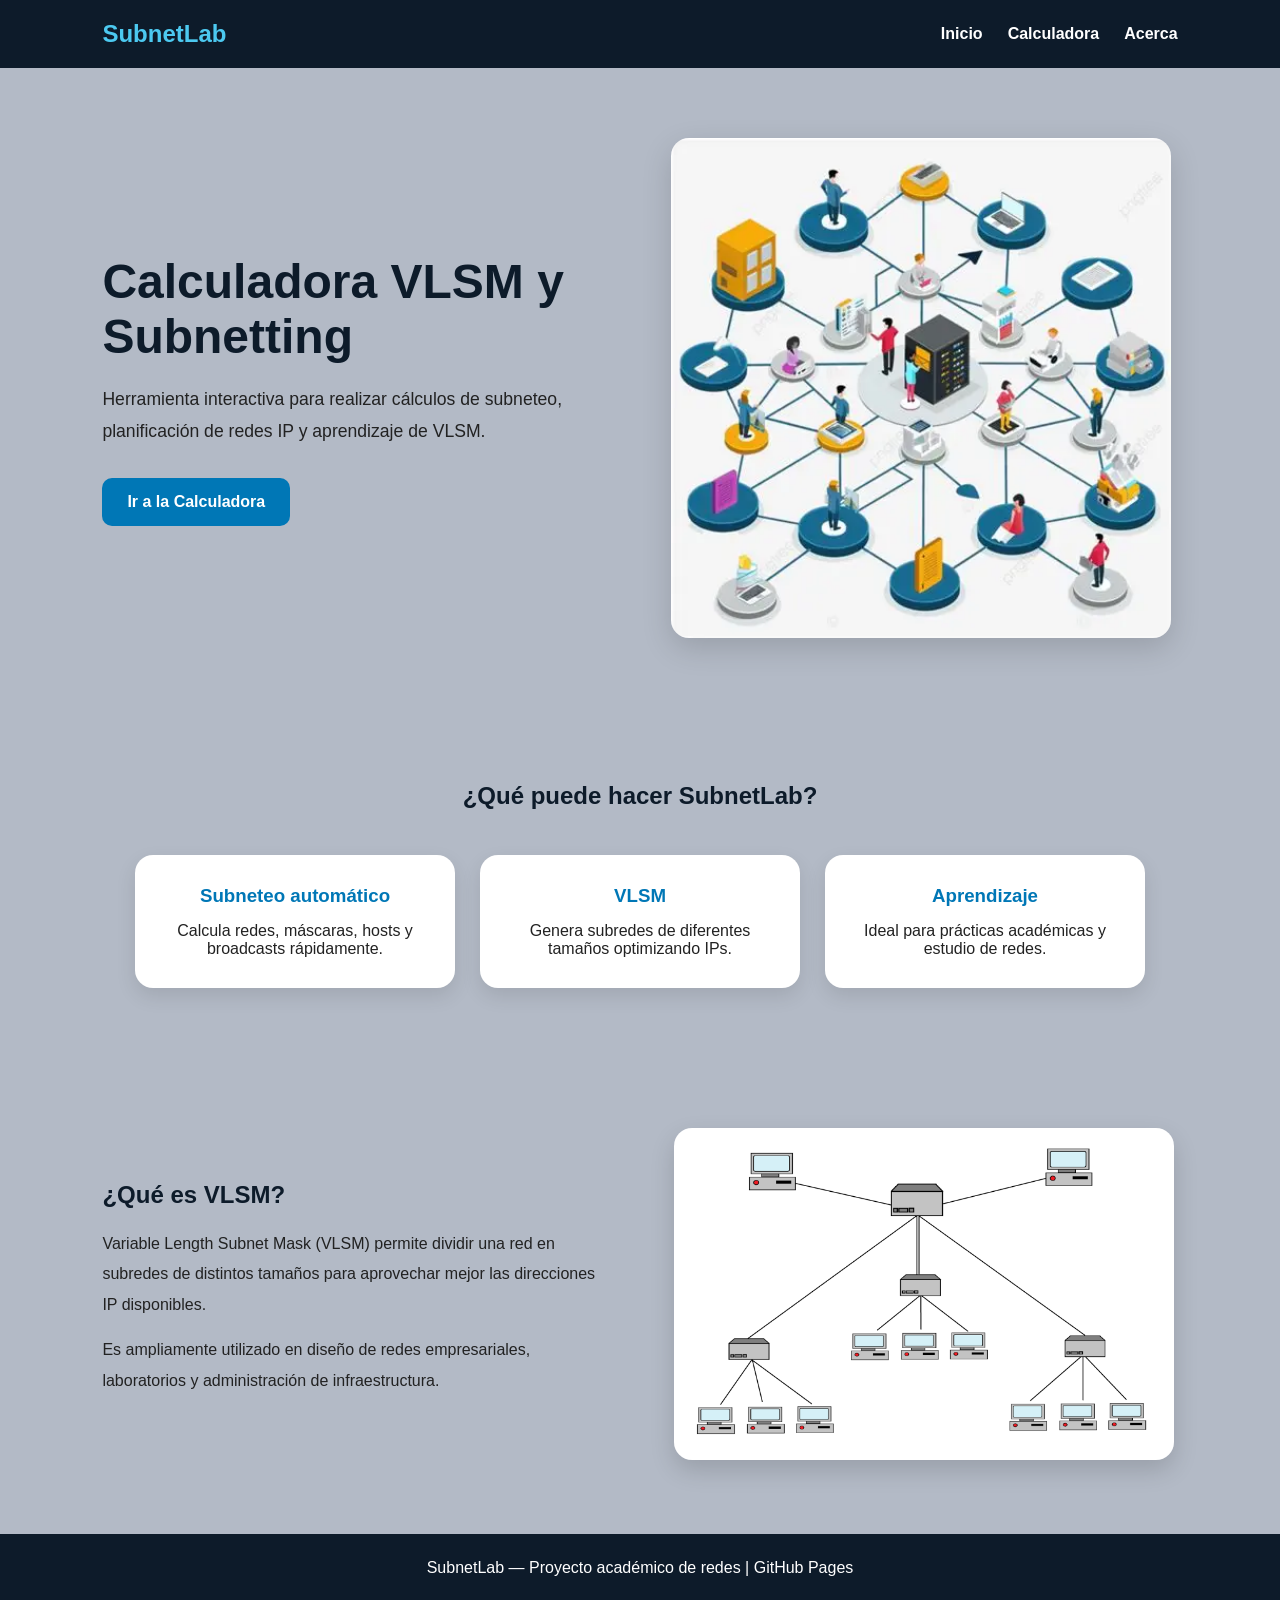
<file: index.html>
<!DOCTYPE html>
<html lang="es">

<head>
    <meta charset="UTF-8">
    <meta name="viewport" content="width=device-width, initial-scale=1.0">
    <title>SubnetLab | Inicio</title>

    <link rel="stylesheet" href="styles/inicio.css">
</head>

<body>

    <header>

        <nav class="navbar">

            <h2>SubnetLab</h2>

            <ul>

                <li><a href="index.html">Inicio</a></li>

                <li><a href="html/calculadora.html">Calculadora</a></li>

                <li><a href="html/acerca.html">Acerca</a></li>

            </ul>

        </nav>

    </header>

    <main>

        <section class="hero">

            <div class="hero-text">

                <h1>Calculadora VLSM y Subnetting</h1>

                <p>
                    Herramienta interactiva para realizar cálculos de subneteo,
                    planificación de redes IP y aprendizaje de VLSM.
                </p>

                <a href="html/calculadora.html" class="btn">
                    Ir a la Calculadora
                </a>

            </div>

            <div class="hero-img">

                <img src="assets/redes.png" alt="Redes">

            </div>

        </section>

        <section class="features">

            <h2>¿Qué puede hacer SubnetLab?</h2>

            <div class="cards">

                <div class="card">

                    <h3>Subneteo automático</h3>

                    <p>
                        Calcula redes, máscaras, hosts y broadcasts rápidamente.
                    </p>

                </div>

                <div class="card">

                    <h3>VLSM</h3>

                    <p>
                        Genera subredes de diferentes tamaños optimizando IPs.
                    </p>

                </div>

                <div class="card">

                    <h3>Aprendizaje</h3>

                    <p>
                        Ideal para prácticas académicas y estudio de redes.
                    </p>

                </div>

            </div>

        </section>

        <section class="about-vlsm">

            <div class="about-text">

                <h2>¿Qué es VLSM?</h2>

                <p>

                    Variable Length Subnet Mask (VLSM) permite dividir una red
                    en subredes de distintos tamaños para aprovechar mejor
                    las direcciones IP disponibles.

                </p>

                <p>

                    Es ampliamente utilizado en diseño de redes empresariales,
                    laboratorios y administración de infraestructura.

                </p>

            </div>

            <div class="about-img">

                <img src="assets/subnetting.png" alt="Subnetting">

            </div>

        </section>

    </main>

    <footer>

        <p>

            SubnetLab — Proyecto académico de redes |
            GitHub Pages

        </p>

    </footer>

</body>

</html>
</file>
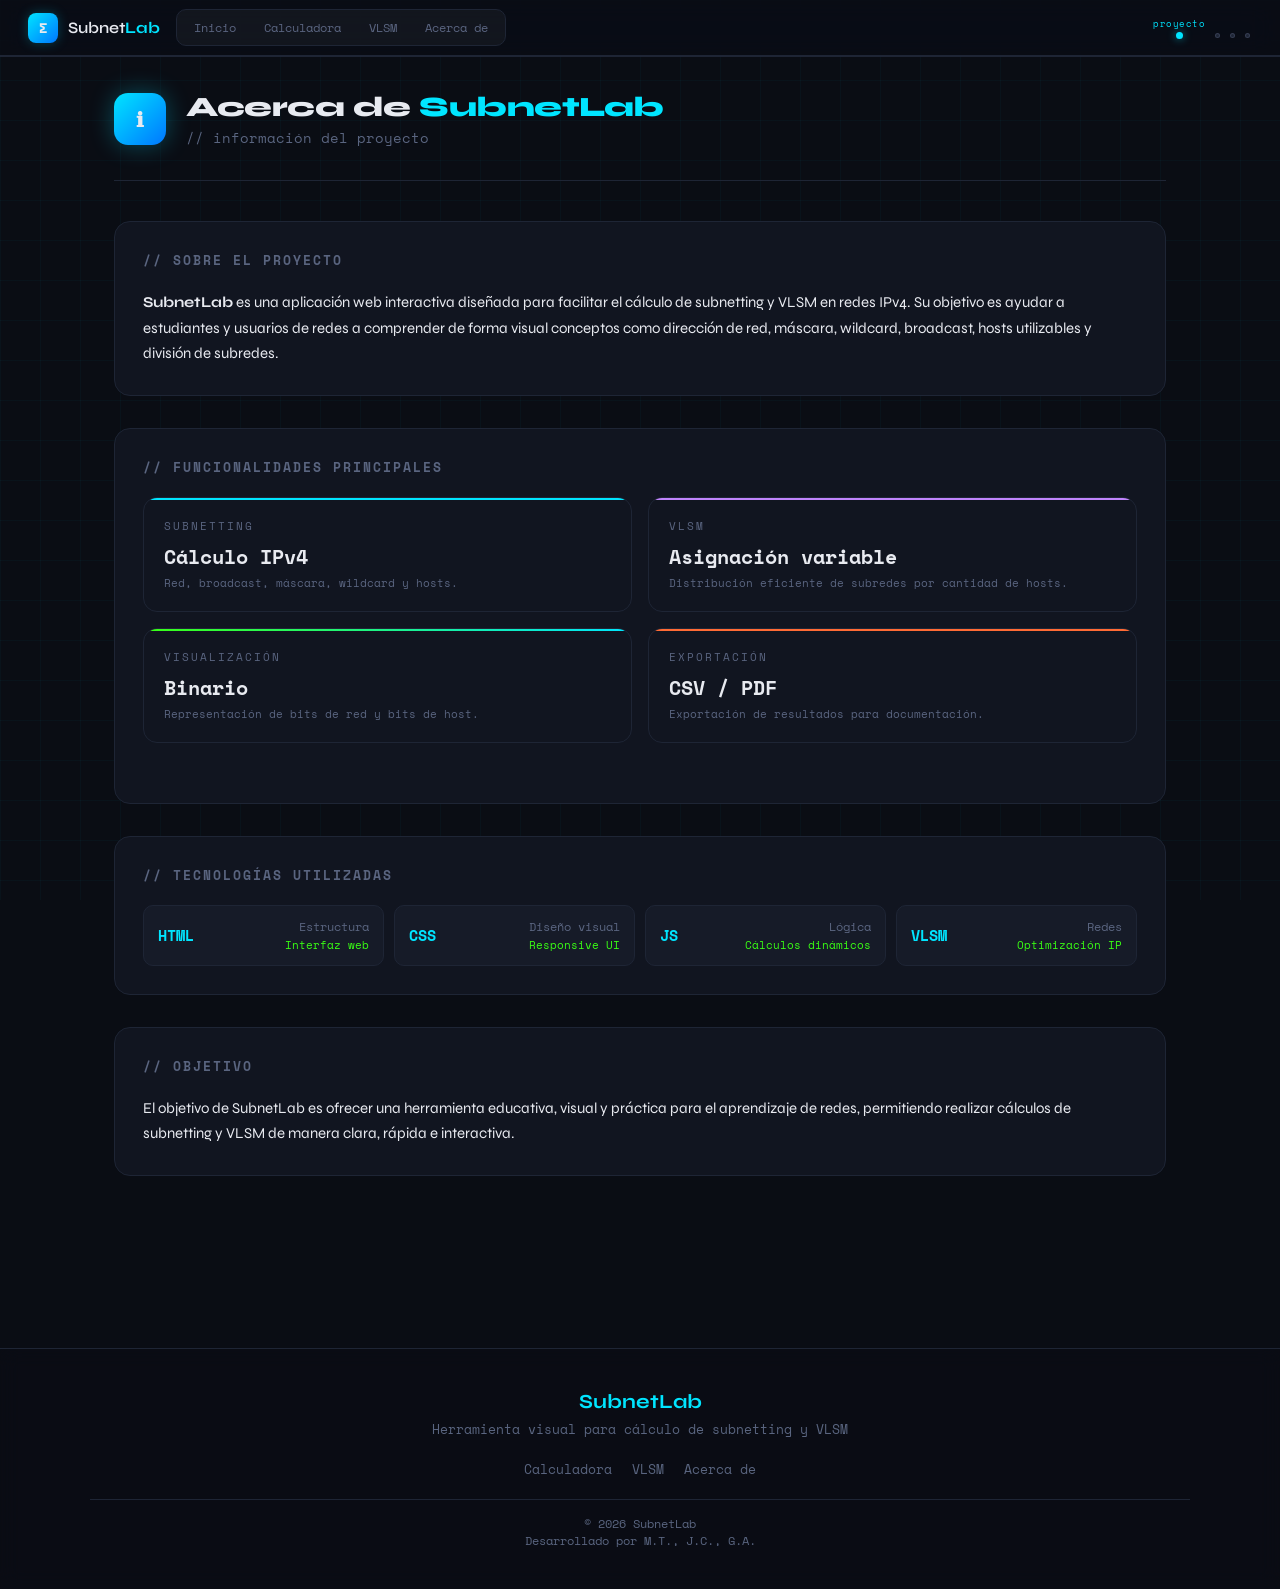
<file: html/acerca.html>
<!DOCTYPE html>
<html lang="es">

<head>
  <meta charset="UTF-8">
  <meta name="viewport" content="width=device-width, initial-scale=1.0">

  <title>Acerca de — SubnetLab</title>

  <link href="https://fonts.googleapis.com/css2?family=Space+Mono:wght@400;700&family=Syne:wght@400;600;800&display=swap" rel="stylesheet">

  <link rel="stylesheet" href="../styles/styles.css">
</head>

<body>

  <div id="nav-placeholder"></div>

  <div class="container">

    <header id="inicio">
      <div class="logo-badge">ℹ</div>

      <div class="header-text">
        <h1>Acerca de <span>SubnetLab</span></h1>
        <p>// información del proyecto</p>
      </div>
    </header>

    <section class="input-panel" data-section="proyecto">
      <h2>// Sobre el proyecto</h2>

      <p style="line-height:1.7; color:var(--text); font-size:15px;">
        <strong>SubnetLab</strong> es una aplicación web interactiva diseñada para facilitar el cálculo de subnetting y VLSM en redes IPv4. 
        Su objetivo es ayudar a estudiantes y usuarios de redes a comprender de forma visual conceptos como dirección de red, máscara, wildcard, broadcast, hosts utilizables y división de subredes.
      </p>
    </section>

    <section class="input-panel" data-section="funciones">
      <h2>// Funcionalidades principales</h2>

      <div class="results-grid">

        <div class="result-card visible card-network">
          <div class="card-label">Subnetting</div>
          <div class="card-value">Cálculo IPv4</div>
          <div class="card-sub">Red, broadcast, máscara, wildcard y hosts.</div>
        </div>

        <div class="result-card visible card-wildcard">
          <div class="card-label">VLSM</div>
          <div class="card-value">Asignación variable</div>
          <div class="card-sub">Distribución eficiente de subredes por cantidad de hosts.</div>
        </div>

        <div class="result-card visible card-hosts">
          <div class="card-label">Visualización</div>
          <div class="card-value">Binario</div>
          <div class="card-sub">Representación de bits de red y bits de host.</div>
        </div>

        <div class="result-card visible card-cidr">
          <div class="card-label">Exportación</div>
          <div class="card-value">CSV / PDF</div>
          <div class="card-sub">Exportación de resultados para documentación.</div>
        </div>

      </div>
    </section>

    <section class="input-panel" data-section="tecnologias">
      <h2>// Tecnologías utilizadas</h2>

      <div class="cheat-grid">

        <div class="cheat-item">
          <div class="cheat-cidr">HTML</div>
          <div class="cheat-right">
            <div class="cheat-mask">Estructura</div>
            <div class="cheat-hosts">Interfaz web</div>
          </div>
        </div>

        <div class="cheat-item">
          <div class="cheat-cidr">CSS</div>
          <div class="cheat-right">
            <div class="cheat-mask">Diseño visual</div>
            <div class="cheat-hosts">Responsive UI</div>
          </div>
        </div>

        <div class="cheat-item">
          <div class="cheat-cidr">JS</div>
          <div class="cheat-right">
            <div class="cheat-mask">Lógica</div>
            <div class="cheat-hosts">Cálculos dinámicos</div>
          </div>
        </div>

        <div class="cheat-item">
          <div class="cheat-cidr">VLSM</div>
          <div class="cheat-right">
            <div class="cheat-mask">Redes</div>
            <div class="cheat-hosts">Optimización IP</div>
          </div>
        </div>

      </div>
    </section>

    <section class="input-panel" data-section="objetivo">
      <h2>// Objetivo</h2>

      <p style="line-height:1.7; color:var(--text); font-size:15px;">
        El objetivo de SubnetLab es ofrecer una herramienta educativa, visual y práctica para el aprendizaje de redes, permitiendo realizar cálculos de subnetting y VLSM de manera clara, rápida e interactiva.
      </p>
    </section>

  </div>

  <footer class="footer">
    <div class="footer-content">

      <div class="footer-top">
        <h3>SubnetLab</h3>
        <p>Herramienta visual para cálculo de subnetting y VLSM</p>
      </div>

      <div class="footer-links">
        <a href="../index.html">Calculadora</a>
        <a href="vlsm.html">VLSM</a>
        <a href="acerca.html">Acerca de</a>
      </div>

      <div class="footer-bottom">
        <p>© <span id="year"></span> SubnetLab</p>
        <p>Desarrollado por M.T., J.C., G.A.</p>
      </div>

    </div>
  </footer>

  <script src="../javascript/navbar.js"></script>
  <script>
    document.getElementById('year').textContent = new Date().getFullYear();
  </script>

</body>

</html>
</file>
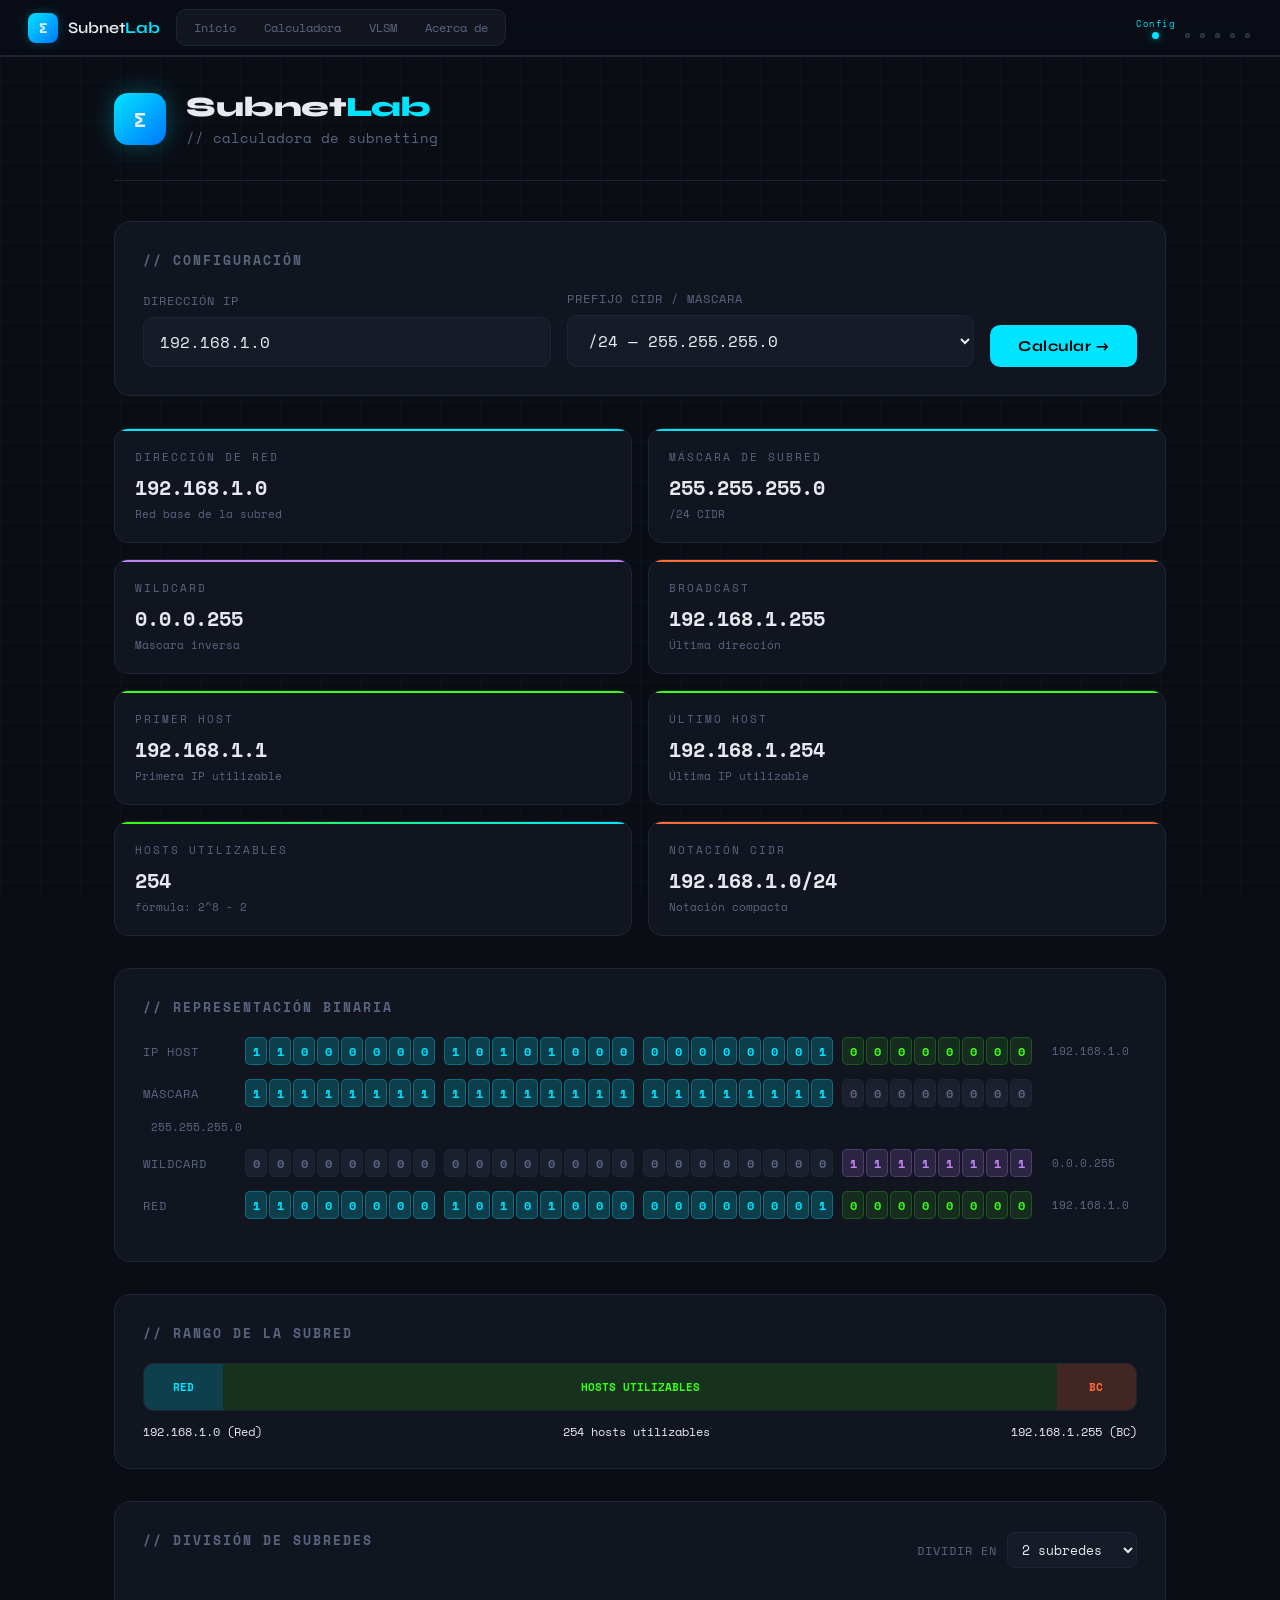
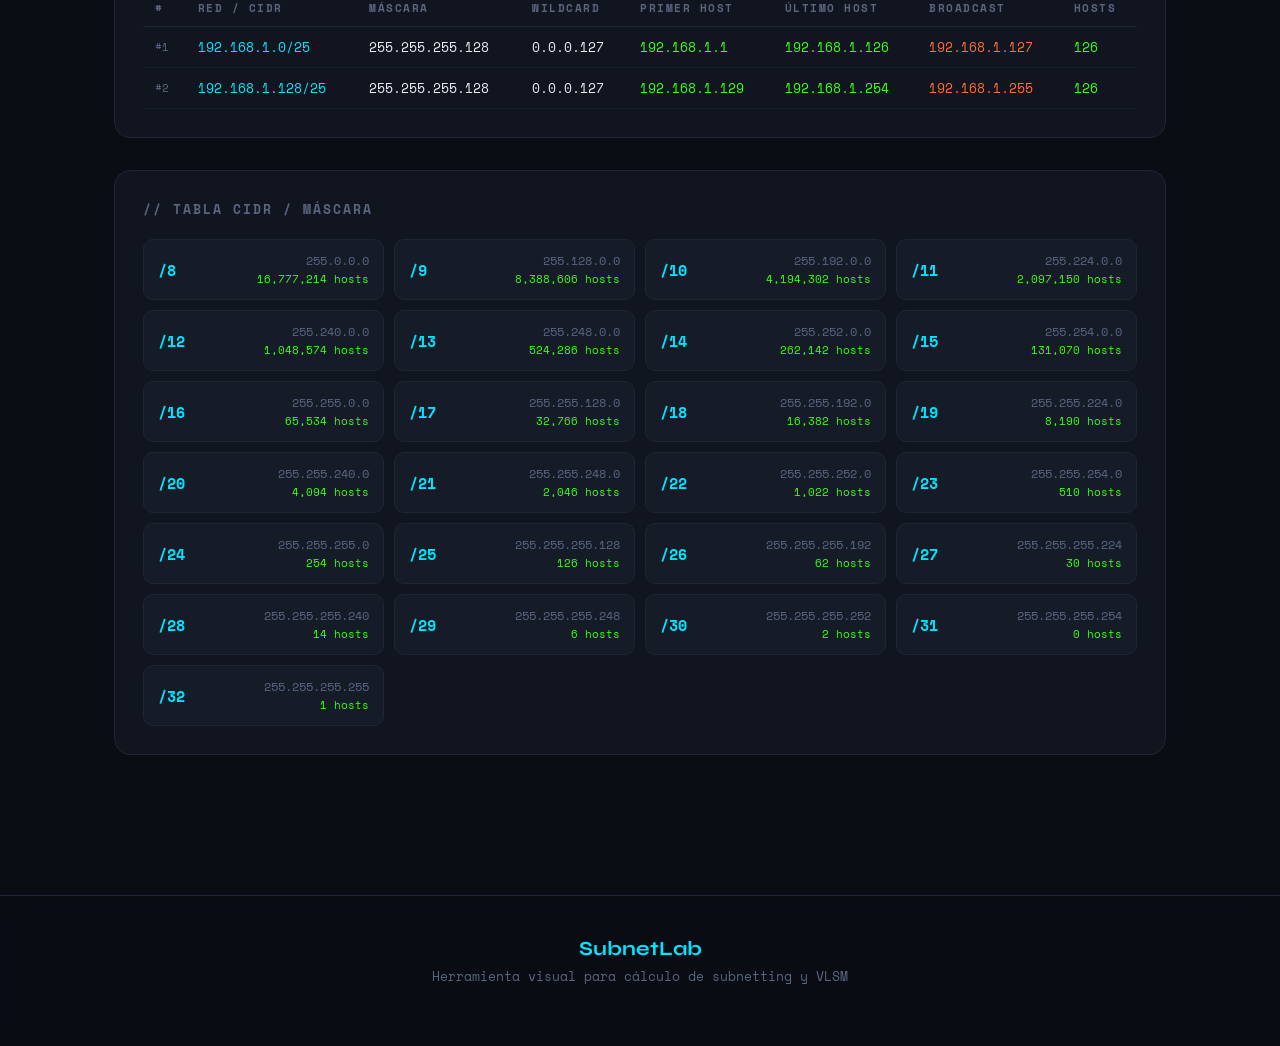
<file: html/calculadora.html>
<!DOCTYPE html>
<html lang="es">

<head>
    <meta charset="UTF-8">
    <meta name="viewport" content="width=device-width, initial-scale=1.0">

    <title>SubnetLab — Calculadora de Subnetting</title>

    <link
        href="https://fonts.googleapis.com/css2?family=Space+Mono:wght@400;700&family=Syne:wght@400;600;800&display=swap"
        rel="stylesheet">

    <link rel="stylesheet" href="../styles/styles.css">

</head>

<body>

    <div id="nav-placeholder"></div>

    <div class="container">

        <header id="inicio">

            <div class="logo-badge">∑</div>

            <div class="header-text">
                <h1>Subnet<span>Lab</span></h1>
                <p>// calculadora de subnetting</p>
            </div>

        </header>

        <div class="input-panel" data-section="config">

            <h2>// Configuración</h2>

            <div class="input-row">

                <div class="field">
                    <label>Dirección IP</label>
                    <input type="text" id="ipInput" placeholder="192.168.1.0" maxlength="15">
                </div>

                <div class="field">
                    <label>Prefijo CIDR / Máscara</label>

                    <select id="cidrSelect">

                        <option value="24" selected>/24 — 255.255.255.0</option>
                        <option value="25">/25 — 255.255.255.128</option>
                        <option value="26">/26 — 255.255.255.192</option>
                        <option value="27">/27 — 255.255.255.224</option>
                        <option value="28">/28 — 255.255.255.240</option>
                        <option value="29">/29 — 255.255.255.248</option>
                        <option value="30">/30 — 255.255.255.252</option>
                        <option value="31">/31 — 255.255.255.254</option>
                        <option value="32">/32 — 255.255.255.255</option>

                    </select>

                </div>

                <button class="calc-btn" onclick="calculate()">
                    Calcular →
                </button>

            </div>

            <div class="error-msg" id="errorMsg">
                ⚠ IP inválida.
            </div>

        </div>

        <div class="results-grid" id="resultsGrid" data-section="resultados"></div>

        <div class="binary-section" id="binarySection" data-section="binario">

            <h2>// Representación Binaria</h2>

            <div id="binaryRows"></div>

        </div>

        <div class="range-section" id="rangeSection" data-section="rango">

            <h2>// Rango de la Subred</h2>

            <div class="range-bar">

                <div class="range-seg seg-network">
                    RED
                </div>

                <div class="range-seg seg-hosts">
                    HOSTS UTILIZABLES
                </div>

                <div class="range-seg seg-broadcast">
                    BC
                </div>

            </div>

            <div class="range-labels">

                <span id="labelNet"></span>

                <span id="labelHosts"></span>

                <span id="labelBc"></span>

            </div>

        </div>

        <div class="subnets-section" id="subnetsSection" data-section="division">

            <div class="subnets-header">

                <h2>// División de Subredes</h2>

                <div class="split-controls">

                    <label>Dividir en</label>

                    <select id="splitSelect" onchange="renderSplitTable()">

                        <option value="2">2 subredes</option>
                        <option value="4">4 subredes</option>
                        <option value="8">8 subredes</option>
                        <option value="16">16 subredes</option>

                    </select>

                </div>

            </div>

            <div id="subnetsTableWrapper"></div>

        </div>

        <div class="cheatsheet" data-section="referencia">

            <h2>// Tabla CIDR / Máscara</h2>

            <div class="cheat-grid" id="cheatGrid"></div>

        </div>

    </div>

    <footer class="footer">

        <div class="footer-content">

            <div class="footer-top">

                <h3>SubnetLab</h3>

                <p>Herramienta visual para cálculo de subnetting y VLSM</p>

            </div>

        </div>

    </footer>

    <script src="../javascript/navbar.js"></script>
    <script src="../javascript/script.js"></script>

</body>

</html>
</file>
<file: styles/inicio.css>
*{
    margin:0;
    padding:0;
    box-sizing:border-box;
    font-family:Arial, Helvetica, sans-serif;
}

body{
    background:#b3bac6;
    color:#222;
}

/* NAVBAR */

.navbar{

    display:flex;
    justify-content:space-between;
    align-items:center;

    background:#0d1b2a;
    color:white;

    padding:20px 8%;
}

.navbar h2{
    color:#4cc9f0;
}

.navbar ul{

    display:flex;
    gap:25px;

    list-style:none;
}

.navbar a{

    color:white;
    text-decoration:none;

    font-weight:bold;

    transition:.3s;
}

.navbar a:hover{

    color:#4cc9f0;
}

/* HERO */

.hero{

    display:flex;

    justify-content:space-between;
    align-items:center;

    gap:50px;

    padding:70px 8%;
}

.hero-text{

    flex:1;
}

.hero-text h1{

    font-size:3rem;

    color:#0d1b2a;

    margin-bottom:20px;
}

.hero-text p{

    font-size:1.1rem;

    line-height:1.8;

    margin-bottom:30px;
}

.btn{

    display:inline-block;

    background:#0077b6;
    color:white;

    text-decoration:none;

    padding:15px 25px;

    border-radius:10px;

    font-weight:bold;

    transition:.3s;
}

.btn:hover{

    background:#023e8a;
}

.hero-img{

    flex:1;
    text-align:center;
}

.hero-img img{

    width:100%;
    max-width:500px;

    border-radius:18px;

    box-shadow:0 10px 30px rgba(0,0,0,.15);
}

/* FEATURES */

.features{

    padding:70px 8%;

    text-align:center;
}

.features h2{

    color:#0d1b2a;

    margin-bottom:45px;
}

.cards{

    display:flex;
    gap:25px;
    flex-wrap:wrap;
    justify-content:center;
}

.card{

    background:white;

    width:320px;

    padding:30px;

    border-radius:18px;

    box-shadow:0 8px 20px rgba(0,0,0,.10);

    transition:.3s;
}

.card:hover{

    transform:translateY(-10px);
}

.card h3{

    color:#0077b6;

    margin-bottom:15px;
}

/* ABOUT VLSM */

.about-vlsm{

    display:flex;

    align-items:center;

    justify-content:space-between;

    gap:60px;

    padding:70px 8%;
}

.about-text{

    flex:1;
}

.about-text h2{

    color:#0d1b2a;

    margin-bottom:20px;
}

.about-text p{

    line-height:1.9;

    margin-bottom:15px;
}

.about-img{

    flex:1;
    text-align:center;
}

.about-img img{

    width:100%;
    max-width:500px;

    border-radius:18px;

    box-shadow:0 10px 25px rgba(0,0,0,.15);
}

/* FOOTER */

footer{

    background:#0d1b2a;

    color:white;

    text-align:center;

    padding:25px;
}

/* RESPONSIVE */

@media(max-width:900px){

    .hero,
    .about-vlsm{

        flex-direction:column;
        text-align:center;
    }

    .navbar{

        flex-direction:column;
        gap:20px;
    }

}
</file>
<file: styles/styles.css>
:root {
    --bg: #0a0d14;
    --surface: #111520;
    --surface2: #161b28;
    --border: #1e2535;
    --accent: #00e5ff;
    --accent2: #ff6b35;
    --accent3: #39ff14;
    --text: #e8eaf0;
    --muted: #5a6580;
    --network: #00e5ff;
    --host: #39ff14;
    --broadcast: #ff6b35;
    --wildcard: #c084fc;
}

* {
    margin: 0;
    padding: 0;
    box-sizing: border-box;
}

body {
    background: var(--bg);
    padding-top: 50px;
    color: var(--text);
    font-family: 'Syne', sans-serif;
    min-height: 100vh;
    overflow-x: hidden;
}

body::before {
    content: '';
    position: fixed;
    inset: 0;
    background-image:
        linear-gradient(rgba(0, 229, 255, 0.03) 1px, transparent 1px),
        linear-gradient(90deg, rgba(0, 229, 255, 0.03) 1px, transparent 1px);
    background-size: 40px 40px;
    pointer-events: none;
    z-index: 0;
}

.container {
    position: relative;
    z-index: 1;
    max-width: 1100px;
    margin: 0 auto;
    padding: 0 24px 80px;
}

header {
    padding: 40px 0 32px;
    border-bottom: 1px solid var(--border);
    margin-bottom: 40px;
    display: flex;
    align-items: center;
    gap: 20px;
}

[data-section],
header {
    scroll-margin-top: 70px;
}

.logo-badge {
    width: 52px;
    height: 52px;
    background: linear-gradient(135deg, var(--accent), #0077ff);
    border-radius: 14px;
    display: flex;
    align-items: center;
    justify-content: center;
    font-family: 'Space Mono', monospace;
    font-size: 20px;
    font-weight: 700;
    flex-shrink: 0;
    box-shadow: 0 0 24px rgba(0, 229, 255, 0.3);
}

.header-text h1 {
    font-size: 28px;
    font-weight: 800;
    letter-spacing: -0.5px;
}

.header-text h1 span {
    color: var(--accent);
}

.header-text p {
    color: var(--muted);
    font-size: 14px;
    margin-top: 3px;
    font-family: 'Space Mono', monospace;
}

.input-panel h2,
.binary-section h2,
.range-section h2,
.subnets-section h2,
.cheatsheet h2 {
    font-size: 13px;
    letter-spacing: 2px;
    text-transform: uppercase;
    color: var(--muted);
    margin-bottom: 20px;
    font-family: 'Space Mono', monospace;
}

.input-panel {
    background: var(--surface);
    border: 1px solid var(--border);
    border-radius: 16px;
    padding: 28px;
    margin-bottom: 32px;
}

.input-row {
    display: grid;
    grid-template-columns: 1fr 1fr auto;
    gap: 16px;
    align-items: end;
}

.field label {
    display: block;
    font-size: 12px;
    color: var(--muted);
    margin-bottom: 8px;
    letter-spacing: 1px;
    text-transform: uppercase;
    font-family: 'Space Mono', monospace;
}

.field input,
.field select {
    width: 100%;
    background: var(--surface2);
    border: 1px solid var(--border);
    border-radius: 10px;
    color: var(--text);
    font-family: 'Space Mono', monospace;
    font-size: 16px;
    padding: 12px 16px;
    outline: none;
    transition: border-color 0.2s, box-shadow 0.2s;
}

.field input:focus,
.field select:focus {
    border-color: var(--accent);
    box-shadow: 0 0 0 3px rgba(0, 229, 255, 0.1);
}

.field input::placeholder {
    color: var(--muted);
}

.field select option {
    background: var(--surface2);
}

.calc-btn {
    background: var(--accent);
    color: #000;
    border: none;
    border-radius: 10px;
    padding: 12px 28px;
    font-family: 'Syne', sans-serif;
    font-size: 15px;
    font-weight: 700;
    cursor: pointer;
    transition: transform 0.15s, box-shadow 0.15s;
    white-space: nowrap;
    letter-spacing: 0.5px;
}

.calc-btn:hover {
    transform: translateY(-2px);
    box-shadow: 0 8px 24px rgba(0, 229, 255, 0.35);
}

.calc-btn:active {
    transform: translateY(0);
}

.error-msg {
    margin-top: 14px;
    color: var(--accent2);
    font-family: 'Space Mono', monospace;
    font-size: 13px;
    display: none;
}

.results-grid {
    display: grid;
    grid-template-columns: repeat(2, 1fr);
    gap: 16px;
    margin-bottom: 32px;
}

.result-card {
    background: var(--surface);
    border: 1px solid var(--border);
    border-radius: 14px;
    padding: 20px;
    position: relative;
    overflow: hidden;
    opacity: 0;
    transform: translateY(16px);
    transition: opacity 0.4s, transform 0.4s;
}

.result-card.visible {
    opacity: 1;
    transform: translateY(0);
}

.result-card::before {
    content: '';
    position: absolute;
    top: 0;
    left: 0;
    right: 0;
    height: 2px;
}

.card-network::before {
    background: var(--network);
}

.card-mask::before {
    background: var(--accent);
}

.card-wildcard::before {
    background: var(--wildcard);
}

.card-broadcast::before {
    background: var(--broadcast);
}

.card-first::before {
    background: var(--host);
}

.card-last::before {
    background: var(--host);
}

.card-hosts::before {
    background: linear-gradient(90deg, var(--host), var(--accent));
}

.card-cidr::before {
    background: var(--accent2);
}

.card-label {
    font-size: 11px;
    letter-spacing: 2px;
    text-transform: uppercase;
    color: var(--muted);
    font-family: 'Space Mono', monospace;
    margin-bottom: 8px;
}

.card-value {
    font-family: 'Space Mono', monospace;
    font-size: 20px;
    font-weight: 700;
    color: var(--text);
    word-break: break-all;
}

.card-sub {
    font-family: 'Space Mono', monospace;
    font-size: 11px;
    color: var(--muted);
    margin-top: 4px;
}

.empty-state {
    text-align: center;
    padding: 64px 24px;
    color: var(--muted);
}

.empty-state .big-icon {
    font-size: 48px;
    margin-bottom: 16px;
    opacity: 0.4;
}

.empty-state p {
    font-family: 'Space Mono', monospace;
    font-size: 14px;
    line-height: 1.6;
}

.binary-section {
    background: var(--surface);
    border: 1px solid var(--border);
    border-radius: 16px;
    padding: 28px;
    margin-bottom: 32px;
    opacity: 0;
    transition: opacity 0.5s 0.2s;
}

.binary-section.visible {
    opacity: 1;
}

.binary-row {
    display: flex;
    align-items: center;
    gap: 12px;
    margin-bottom: 14px;
    flex-wrap: wrap;
}

.binary-row-label {
    font-family: 'Space Mono', monospace;
    font-size: 12px;
    color: var(--muted);
    width: 90px;
    flex-shrink: 0;
    text-transform: uppercase;
    letter-spacing: 1px;
}

.binary-bits {
    display: flex;
    gap: 3px;
    flex-wrap: wrap;
}

.bit-group {
    display: flex;
    gap: 2px;
}

.bit-group+.bit-group {
    margin-left: 6px;
}

.bit {
    width: 22px;
    height: 28px;
    display: flex;
    align-items: center;
    justify-content: center;
    border-radius: 5px;
    font-family: 'Space Mono', monospace;
    font-size: 12px;
    font-weight: 700;
    transition: background 0.3s;
}

.bit-1-net {
    background: rgba(0, 229, 255, 0.2);
    color: var(--network);
    border: 1px solid rgba(0, 229, 255, 0.3);
}

.bit-0-host {
    background: rgba(57, 255, 20, 0.1);
    color: var(--host);
    border: 1px solid rgba(57, 255, 20, 0.2);
}

.bit-1-mask {
    background: rgba(0, 229, 255, 0.2);
    color: var(--accent);
    border: 1px solid rgba(0, 229, 255, 0.3);
}

.bit-0-mask {
    background: rgba(90, 101, 128, 0.15);
    color: var(--muted);
    border: 1px solid var(--border);
}

.bit-1-wild {
    background: rgba(192, 132, 252, 0.15);
    color: var(--wildcard);
    border: 1px solid rgba(192, 132, 252, 0.25);
}

.bit-0-wild {
    background: rgba(90, 101, 128, 0.15);
    color: var(--muted);
    border: 1px solid var(--border);
}

.bit-legend {
    display: flex;
    gap: 20px;
    margin-top: 16px;
    flex-wrap: wrap;
}

.legend-item {
    display: flex;
    align-items: center;
    gap: 8px;
    font-family: 'Space Mono', monospace;
    font-size: 11px;
    color: var(--muted);
}

.legend-dot {
    width: 10px;
    height: 10px;
    border-radius: 3px;
}

.range-section {
    background: var(--surface);
    border: 1px solid var(--border);
    border-radius: 16px;
    padding: 28px;
    margin-bottom: 32px;
    opacity: 0;
    transition: opacity 0.5s 0.3s;
}

.range-section.visible {
    opacity: 1;
}

.range-bar {
    height: 48px;
    border-radius: 10px;
    overflow: hidden;
    display: flex;
    margin-bottom: 12px;
    border: 1px solid var(--border);
}

.range-seg {
    display: flex;
    align-items: center;
    justify-content: center;
    font-family: 'Space Mono', monospace;
    font-size: 11px;
    font-weight: 700;
    overflow: hidden;
    white-space: nowrap;
    transition: flex 0.6s cubic-bezier(0.4, 0, 0.2, 1);
}

.seg-network {
    background: rgba(0, 229, 255, 0.2);
    color: var(--network);
    flex: 0 0 auto;
    width: 8%;
}

.seg-hosts {
    background: rgba(57, 255, 20, 0.12);
    color: var(--host);
    flex: 1;
}

.seg-broadcast {
    background: rgba(255, 107, 53, 0.2);
    color: var(--broadcast);
    flex: 0 0 auto;
    width: 8%;
}

.range-labels {
    display: flex;
    justify-content: space-between;
    font-family: 'Space Mono', monospace;
    font-size: 12px;
}

.range-net-label {
    color: var(--network);
}

.range-hosts-label {
    color: var(--host);
    text-align: center;
}

.range-bc-label {
    color: var(--broadcast);
    text-align: right;
}

.subnets-section {
    background: var(--surface);
    border: 1px solid var(--border);
    border-radius: 16px;
    padding: 28px;
    opacity: 0;
    transition: opacity 0.5s 0.4s;
    margin-bottom: 32px;
}

.subnets-section.visible {
    opacity: 1;
}

.subnets-header {
    display: flex;
    align-items: center;
    justify-content: space-between;
    margin-bottom: 20px;
    flex-wrap: wrap;
    gap: 12px;
}

.split-controls {
    display: flex;
    align-items: center;
    gap: 10px;
}

.split-controls label {
    font-family: 'Space Mono', monospace;
    font-size: 12px;
    color: var(--muted);
    text-transform: uppercase;
    letter-spacing: 1px;
}

.split-controls select {
    background: var(--surface2);
    border: 1px solid var(--border);
    border-radius: 8px;
    color: var(--text);
    font-family: 'Space Mono', monospace;
    font-size: 13px;
    padding: 6px 10px;
    outline: none;
}

table {
    width: 100%;
    border-collapse: collapse;
    font-family: 'Space Mono', monospace;
    font-size: 13px;
}

thead th {
    text-align: left;
    padding: 10px 12px;
    font-size: 11px;
    letter-spacing: 1.5px;
    text-transform: uppercase;
    color: var(--muted);
    border-bottom: 1px solid var(--border);
}

tbody tr {
    border-bottom: 1px solid rgba(30, 37, 53, 0.6);
    transition: background 0.15s;
}

tbody tr:hover {
    background: rgba(0, 229, 255, 0.04);
}

tbody td {
    padding: 10px 12px;
    vertical-align: middle;
}

.subnet-num {
    color: var(--muted);
    font-size: 11px;
}

.td-network {
    color: var(--network);
}

.td-first {
    color: var(--host);
}

.td-last {
    color: var(--host);
}

.td-broadcast {
    color: var(--broadcast);
}

.cheatsheet {
    background: var(--surface);
    border: 1px solid var(--border);
    border-radius: 16px;
    padding: 28px;
}

.cheat-grid {
    display: grid;
    grid-template-columns: repeat(auto-fill, minmax(200px, 1fr));
    gap: 10px;
}

.cheat-item {
    background: var(--surface2);
    border: 1px solid var(--border);
    border-radius: 10px;
    padding: 12px 14px;
    display: flex;
    justify-content: space-between;
    align-items: center;
    cursor: pointer;
    transition: border-color 0.2s, background 0.2s;
}

.cheat-item:hover {
    border-color: var(--accent);
    background: rgba(0, 229, 255, 0.05);
}

.cheat-cidr {
    font-family: 'Space Mono', monospace;
    font-size: 15px;
    font-weight: 700;
    color: var(--accent);
}

.cheat-right {
    text-align: right;
}

.cheat-mask {
    font-family: 'Space Mono', monospace;
    font-size: 12px;
    color: var(--muted);
}

.cheat-hosts {
    font-family: 'Space Mono', monospace;
    font-size: 11px;
    color: var(--host);
    margin-top: 2px;
}

.navbar {
    position: fixed;
    top: 0;
    left: 0;
    width: 100%;
    z-index: 1000;
    display: flex;
    align-items: center;
    justify-content: space-between;
    gap: 16px;
    padding: 0 28px;
    height: 56px;
    background: rgba(10, 13, 20, 0.75);
    backdrop-filter: blur(16px) saturate(180%);
    -webkit-backdrop-filter: blur(16px) saturate(180%);
    border-bottom: 1px solid var(--border);
    transition: height 0.3s ease, background 0.3s ease, box-shadow 0.3s ease;
}

.navbar.scrolled {
    height: 48px;
    background: rgba(10, 13, 20, 0.92);
    box-shadow: 0 4px 32px rgba(0, 0, 0, 0.4);
}

.nav-brand {
    display: flex;
    align-items: center;
    gap: 10px;
    text-decoration: none;
    color: var(--text);
    font-family: 'Syne', sans-serif;
    font-size: 16px;
    font-weight: 600;
    flex-shrink: 0;
}

.nav-brand strong {
    color: var(--accent);
}

.nav-logo {
    width: 30px;
    height: 30px;
    background: linear-gradient(135deg, var(--accent), #0077ff);
    border-radius: 8px;
    display: flex;
    align-items: center;
    justify-content: center;
    font-family: 'Space Mono', monospace;
    font-size: 14px;
    font-weight: 700;
    flex-shrink: 0;
    box-shadow: 0 0 12px rgba(0, 229, 255, 0.25);
    transition: box-shadow 0.3s;
}

.nav-brand:hover .nav-logo {
    box-shadow: 0 0 20px rgba(0, 229, 255, 0.45);
}

.nav-center {
    position: relative;
    display: flex;
    align-items: center;
    background: rgba(255, 255, 255, 0.04);
    border: 1px solid var(--border);
    border-radius: 10px;
    padding: 3px;
}

.nav-links {
    display: flex;
    list-style: none;
    gap: 0;
    align-items: center;
    position: relative;
    z-index: 1;
}

.nav-links a {
    display: flex;
    align-items: center;
    gap: 7px;
    padding: 6px 14px;
    border-radius: 7px;
    text-decoration: none;
    color: var(--muted);
    font-family: 'Space Mono', monospace;
    font-size: 12px;
    white-space: nowrap;
    transition: color 0.2s;
    user-select: none;
}

.nav-links a:hover {
    color: var(--text);
}

.nav-links a.active {
    color: var(--accent);
}

.nav-links a svg {
    opacity: 0.6;
    flex-shrink: 0;
    transition: opacity 0.2s;
}

.nav-links a:hover svg,
.nav-links a.active svg {
    opacity: 1;
}

.nav-slider {
    position: absolute;
    top: 3px;
    bottom: 3px;
    left: 3px;
    width: 0;
    border-radius: 7px;
    background: rgba(0, 229, 255, 0.1);
    border: 1px solid rgba(0, 229, 255, 0.22);
    opacity: 0;
    pointer-events: none;
    transition:
        left 0.35s cubic-bezier(0.34, 1.56, 0.64, 1),
        width 0.35s cubic-bezier(0.34, 1.56, 0.64, 1),
        opacity 0.2s ease;
    box-shadow: inset 0 1px 0 rgba(0, 229, 255, 0.15), 0 0 12px rgba(0, 229, 255, 0.06);
}

.nav-sections {
    display: flex;
    align-items: center;
    gap: 6px;
    margin-left: auto;
    padding-left: 12px;
}

.spy-dot {
    position: relative;
    display: flex;
    flex-direction: column;
    align-items: center;
    gap: 3px;
    background: none;
    border: none;
    cursor: pointer;
    padding: 4px 2px;
    outline: none;
}

.spy-pip {
    display: block;
    width: 5px;
    height: 5px;
    border-radius: 50%;
    background: var(--border);
    border: 1px solid rgba(90, 101, 128, 0.4);
    transition: background 0.25s, transform 0.25s, box-shadow 0.25s;
}

.spy-label {
    display: block;
    font-family: 'Space Mono', monospace;
    font-size: 9px;
    color: transparent;
    letter-spacing: 0.5px;
    white-space: nowrap;
    max-width: 0;
    overflow: hidden;
    transition: color 0.2s, max-width 0.3s ease, opacity 0.2s;
    opacity: 0;
    pointer-events: none;
}

.spy-dot:hover .spy-label {
    color: var(--muted);
    max-width: 80px;
    opacity: 1;
}

.spy-dot.active .spy-pip {
    background: var(--accent);
    border-color: var(--accent);
    box-shadow: 0 0 6px rgba(0, 229, 255, 0.6);
    transform: scale(1.4);
}

.spy-dot.active .spy-label {
    color: var(--accent);
    max-width: 80px;
    opacity: 1;
}

.nav-toggle {
    display: none;
    flex-direction: column;
    gap: 5px;
    background: none;
    border: none;
    cursor: pointer;
    padding: 6px;
    flex-shrink: 0;
}

.nav-toggle span {
    display: block;
    width: 22px;
    height: 2px;
    background: var(--muted);
    border-radius: 2px;
    transition: transform 0.3s cubic-bezier(0.34, 1.56, 0.64, 1), opacity 0.2s, background 0.2s;
    transform-origin: center;
}

.nav-toggle.open span {
    background: var(--accent);
}

.nav-toggle.open span:nth-child(1) {
    transform: translateY(7px) rotate(45deg);
}

.nav-toggle.open span:nth-child(2) {
    opacity: 0;
    transform: scaleX(0);
}

.nav-toggle.open span:nth-child(3) {
    transform: translateY(-7px) rotate(-45deg);
}

.nav-mobile-menu {
    position: fixed;
    top: 56px;
    left: 0;
    right: 0;
    z-index: 99;
    background: rgba(10, 13, 20, 0.97);
    border-bottom: 1px solid var(--border);
    backdrop-filter: blur(12px);
    padding: 0 20px;
    max-height: 0;
    overflow: hidden;
    transition: max-height 0.35s cubic-bezier(0.4, 0, 0.2, 1), padding 0.3s;
}

.nav-mobile-menu.open {
    max-height: 300px;
    padding: 12px 20px 16px;
}

.nav-mobile-links {
    list-style: none;
    display: flex;
    flex-direction: column;
    gap: 4px;
}

.nav-mobile-links a {
    display: flex;
    align-items: center;
    gap: 10px;
    padding: 11px 14px;
    border-radius: 8px;
    text-decoration: none;
    color: var(--muted);
    font-family: 'Space Mono', monospace;
    font-size: 13px;
    transition: color 0.2s, background 0.2s;
}

.nav-mobile-links a:hover,
.nav-mobile-links a.active {
    color: var(--accent);
    background: rgba(0, 229, 255, 0.07);
}

.nav-mobile-sep {
    height: 1px;
    background: var(--border);
    margin: 8px 0;
}

.footer {
    margin-top: 60px;
    padding: 40px 20px;
    border-top: 1px solid var(--border);
    background: rgba(10, 13, 20, 0.7);
    backdrop-filter: blur(10px);
}

.footer-content {
    max-width: 1100px;
    margin: 0 auto;
    text-align: center;
}

.footer-top h3 {
    font-size: 20px;
    color: var(--accent);
    margin-bottom: 5px;
}

.footer-top p {
    font-size: 13px;
    color: var(--muted);
    margin-bottom: 20px;
    font-family: 'Space Mono', monospace;
}

.footer-links {
    display: flex;
    justify-content: center;
    gap: 20px;
    margin-bottom: 20px;
}

.footer-links a {
    text-decoration: none;
    color: var(--muted);
    font-family: 'Space Mono', monospace;
    font-size: 13px;
    transition: color 0.2s;
}

.footer-links a:hover {
    color: var(--accent);
}

.footer-social {
    display: flex;
    justify-content: center;
    gap: 12px;
    margin-bottom: 25px;
}

.footer-btn {
    padding: 8px 16px;
    border-radius: 8px;
    border: 1px solid var(--border);
    background: var(--surface2);
    color: var(--text);
    font-family: 'Space Mono', monospace;
    font-size: 12px;
    text-decoration: none;
    transition: all 0.2s ease;
}

.footer-btn:hover {
    background: var(--accent);
    color: #000;
    border-color: var(--accent);
    box-shadow: 0 0 12px rgba(0, 229, 255, 0.4);
    transform: translateY(-2px);
}

.footer-bottom {
    border-top: 1px solid var(--border);
    padding-top: 15px;
    font-size: 12px;
    color: var(--muted);
    font-family: 'Space Mono', monospace;
}

@media (max-width: 700px) {
    .input-row {
        grid-template-columns: 1fr 1fr;
    }

    .calc-btn {
        grid-column: span 2;
    }

    .results-grid {
        grid-template-columns: 1fr;
    }

    .cheat-grid {
        grid-template-columns: 1fr 1fr;
    }

    .binary-bits {
        gap: 2px;
    }

    .bit {
        width: 18px;
        height: 24px;
        font-size: 10px;
    }

    .nav-center {
        display: none;
    }

    .nav-sections {
        display: none;
    }

    .nav-toggle {
        display: flex;
    }

    .nav-mobile-menu.open {
        padding-bottom: 20px;
    }
}

@media print {
    body {
        background: white;
        color: black;
    }

    .navbar,
    .footer {
        display: none;
    }
}
</file>
